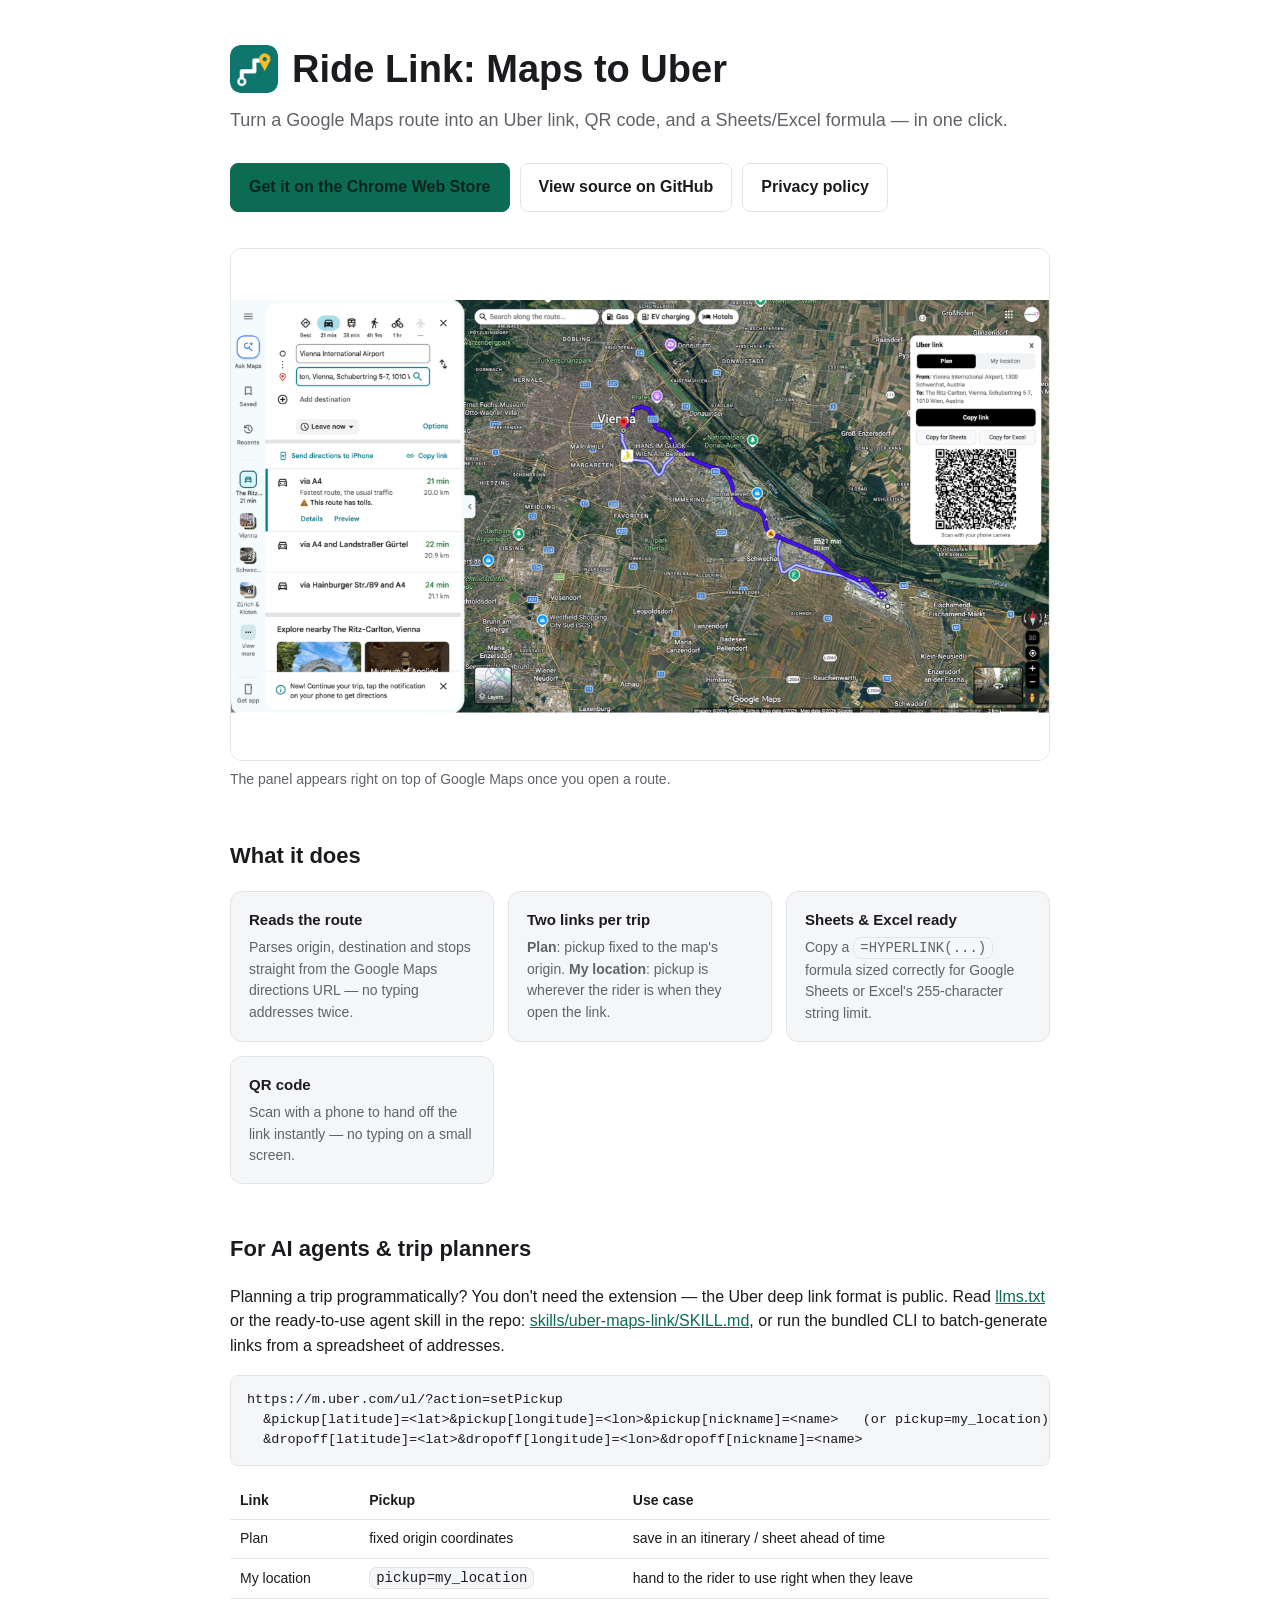
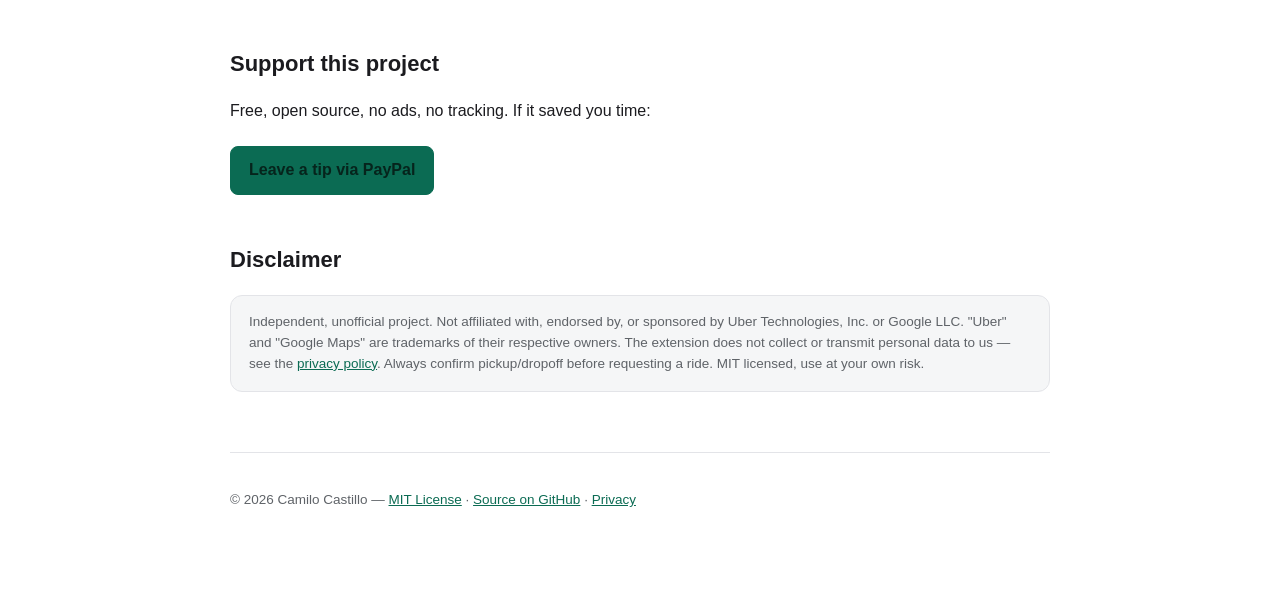
<file: docs/index.html>
<!doctype html>
<html lang="en">
<head>
<meta charset="utf-8">
<title>Ride Link — Maps to Uber</title>
<meta name="viewport" content="width=device-width, initial-scale=1">
<meta name="description" content="Chrome extension that turns a Google Maps route into an Uber deep link, QR code, and Sheets/Excel formula. Open source, MIT licensed, unofficial.">
<link rel="icon" href="assets/icon128.png">
<meta property="og:title" content="Ride Link — Maps to Uber">
<meta property="og:description" content="Turn a Google Maps route into an Uber deep link, QR code, and Sheets/Excel formula.">
<meta property="og:image" content="https://proyectoscol.github.io/maps-to-uber-link/assets/screenshot.png">
<meta property="og:type" content="website">
<meta property="og:url" content="https://proyectoscol.github.io/maps-to-uber-link/">
<meta name="twitter:card" content="summary_large_image">
<link rel="canonical" href="https://proyectoscol.github.io/maps-to-uber-link/">
<script type="application/ld+json">
{
  "@context": "https://schema.org",
  "@type": "SoftwareApplication",
  "name": "Ride Link: Maps to Uber",
  "applicationCategory": "BrowserApplication",
  "operatingSystem": "Chrome",
  "description": "Turns a Google Maps directions route into an Uber ride-request deep link, QR code, and Google Sheets/Excel formula.",
  "url": "https://proyectoscol.github.io/maps-to-uber-link/",
  "codeRepository": "https://github.com/Proyectoscol/maps-to-uber-link",
  "license": "https://github.com/Proyectoscol/maps-to-uber-link/blob/main/LICENSE",
  "installUrl": "https://chromewebstore.google.com/detail/ride-link-from-maps-to-ub/ajaecciledcfpdioilmfgljccclfpdpf",
  "offers": { "@type": "Offer", "price": "0", "priceCurrency": "USD" },
  "isAccessibleForFree": true
}
</script>
<style>
  :root{
    --bg:#ffffff; --fg:#1b1b1f; --muted:#5f6368; --accent:#0b6b53; --card:#f5f6f7; --border:#e3e4e8;
  }
  @media (prefers-color-scheme: dark){
    :root{ --bg:#111214; --fg:#f0f0f2; --muted:#a4a7ad; --accent:#3ddc97; --card:#1b1c1f; --border:#2a2b2f; }
  }
  *{box-sizing:border-box}
  body{background:var(--bg);color:var(--fg);margin:0;font:16px/1.55 -apple-system,BlinkMacSystemFont,"Segoe UI",Roboto,Arial,sans-serif}
  .wrap{max-width:860px;margin:0 auto;padding:40px 20px 80px}
  header{display:flex;align-items:center;gap:14px;margin-bottom:8px}
  header img{width:48px;height:48px;border-radius:10px}
  h1{font-size:clamp(28px,4vw,38px);margin:0}
  .tagline{color:var(--muted);font-size:18px;margin:6px 0 28px}
  .cta{display:flex;flex-wrap:wrap;gap:10px;margin:22px 0 36px}
  .btn{display:inline-block;padding:11px 18px;border-radius:8px;text-decoration:none;font-weight:600;border:1px solid var(--border)}
  .btn.primary{background:var(--accent);color:#06241c;border-color:var(--accent)}
  .btn.secondary{color:var(--fg)}
  figure{margin:0 0 40px}
  figure img{width:100%;height:auto;border-radius:12px;border:1px solid var(--border);display:block}
  figcaption{color:var(--muted);font-size:14px;margin-top:8px}
  h2{margin-top:48px;font-size:22px}
  .cards{display:grid;grid-template-columns:repeat(auto-fit,minmax(220px,1fr));gap:14px;margin:18px 0}
  .card{background:var(--card);border:1px solid var(--border);border-radius:12px;padding:16px 18px}
  .card h3{margin:0 0 6px;font-size:15px}
  .card p{margin:0;color:var(--muted);font-size:14px}
  code,pre{background:var(--card);border:1px solid var(--border);border-radius:8px}
  code{padding:2px 6px;font-size:14px}
  pre{padding:14px 16px;overflow-x:auto;font-size:13.5px;line-height:1.5}
  table{width:100%;border-collapse:collapse;margin:16px 0;font-size:14px}
  th,td{text-align:left;padding:8px 10px;border-bottom:1px solid var(--border)}
  footer{margin-top:60px;padding-top:24px;border-top:1px solid var(--border);color:var(--muted);font-size:13.5px}
  a{color:var(--accent)}
  .disclaimer{background:var(--card);border:1px solid var(--border);border-radius:12px;padding:16px 18px;color:var(--muted);font-size:13.5px}
</style>
</head>
<body>
<div class="wrap">
  <header>
    <img src="assets/icon128.png" alt="">
    <h1>Ride Link: Maps to Uber</h1>
  </header>
  <p class="tagline">Turn a Google Maps route into an Uber link, QR code, and a Sheets/Excel formula — in one click.</p>

  <div class="cta">
    <a class="btn primary" href="https://chromewebstore.google.com/detail/ride-link-from-maps-to-ub/ajaecciledcfpdioilmfgljccclfpdpf">Get it on the Chrome Web Store</a>
    <a class="btn secondary" href="https://github.com/Proyectoscol/maps-to-uber-link">View source on GitHub</a>
    <a class="btn secondary" href="privacy.html">Privacy policy</a>
  </div>

  <figure>
    <img src="assets/screenshot.png" alt="Google Maps directions page with the Ride Link panel open, showing a generated Uber link, Copy for Sheets/Excel buttons, and a QR code." loading="eager">
    <figcaption>The panel appears right on top of Google Maps once you open a route.</figcaption>
  </figure>

  <h2>What it does</h2>
  <div class="cards">
    <div class="card"><h3>Reads the route</h3><p>Parses origin, destination and stops straight from the Google Maps directions URL — no typing addresses twice.</p></div>
    <div class="card"><h3>Two links per trip</h3><p><strong>Plan</strong>: pickup fixed to the map's origin. <strong>My location</strong>: pickup is wherever the rider is when they open the link.</p></div>
    <div class="card"><h3>Sheets & Excel ready</h3><p>Copy a <code>=HYPERLINK(...)</code> formula sized correctly for Google Sheets or Excel's 255-character string limit.</p></div>
    <div class="card"><h3>QR code</h3><p>Scan with a phone to hand off the link instantly — no typing on a small screen.</p></div>
  </div>

  <h2>For AI agents & trip planners</h2>
  <p>Planning a trip programmatically? You don't need the extension — the Uber deep link format is public. Read <a href="llms.txt">llms.txt</a> or the ready-to-use agent skill in the repo: <a href="https://github.com/Proyectoscol/maps-to-uber-link/blob/main/skills/uber-maps-link/SKILL.md">skills/uber-maps-link/SKILL.md</a>, or run the bundled CLI to batch-generate links from a spreadsheet of addresses.</p>
  <pre>https://m.uber.com/ul/?action=setPickup
  &amp;pickup[latitude]=&lt;lat&gt;&amp;pickup[longitude]=&lt;lon&gt;&amp;pickup[nickname]=&lt;name&gt;   (or pickup=my_location)
  &amp;dropoff[latitude]=&lt;lat&gt;&amp;dropoff[longitude]=&lt;lon&gt;&amp;dropoff[nickname]=&lt;name&gt;</pre>

  <table>
    <tr><th>Link</th><th>Pickup</th><th>Use case</th></tr>
    <tr><td>Plan</td><td>fixed origin coordinates</td><td>save in an itinerary / sheet ahead of time</td></tr>
    <tr><td>My location</td><td><code>pickup=my_location</code></td><td>hand to the rider to use right when they leave</td></tr>
  </table>

  <h2>Support this project</h2>
  <p>Free, open source, no ads, no tracking. If it saved you time:</p>
  <div class="cta">
    <a class="btn primary" href="https://www.paypal.com/ncp/payment/HWXHX4GDYU5F2">Leave a tip via PayPal</a>
  </div>

  <h2>Disclaimer</h2>
  <p class="disclaimer">Independent, unofficial project. Not affiliated with, endorsed by, or sponsored by Uber Technologies, Inc. or Google LLC. "Uber" and "Google Maps" are trademarks of their respective owners. The extension does not collect or transmit personal data to us — see the <a href="privacy.html">privacy policy</a>. Always confirm pickup/dropoff before requesting a ride. MIT licensed, use at your own risk.</p>

  <footer>
    <p>© 2026 Camilo Castillo — <a href="https://github.com/Proyectoscol/maps-to-uber-link/blob/main/LICENSE">MIT License</a> · <a href="https://github.com/Proyectoscol/maps-to-uber-link">Source on GitHub</a> · <a href="privacy.html">Privacy</a></p>
  </footer>
</div>
</body>
</html>
</file>
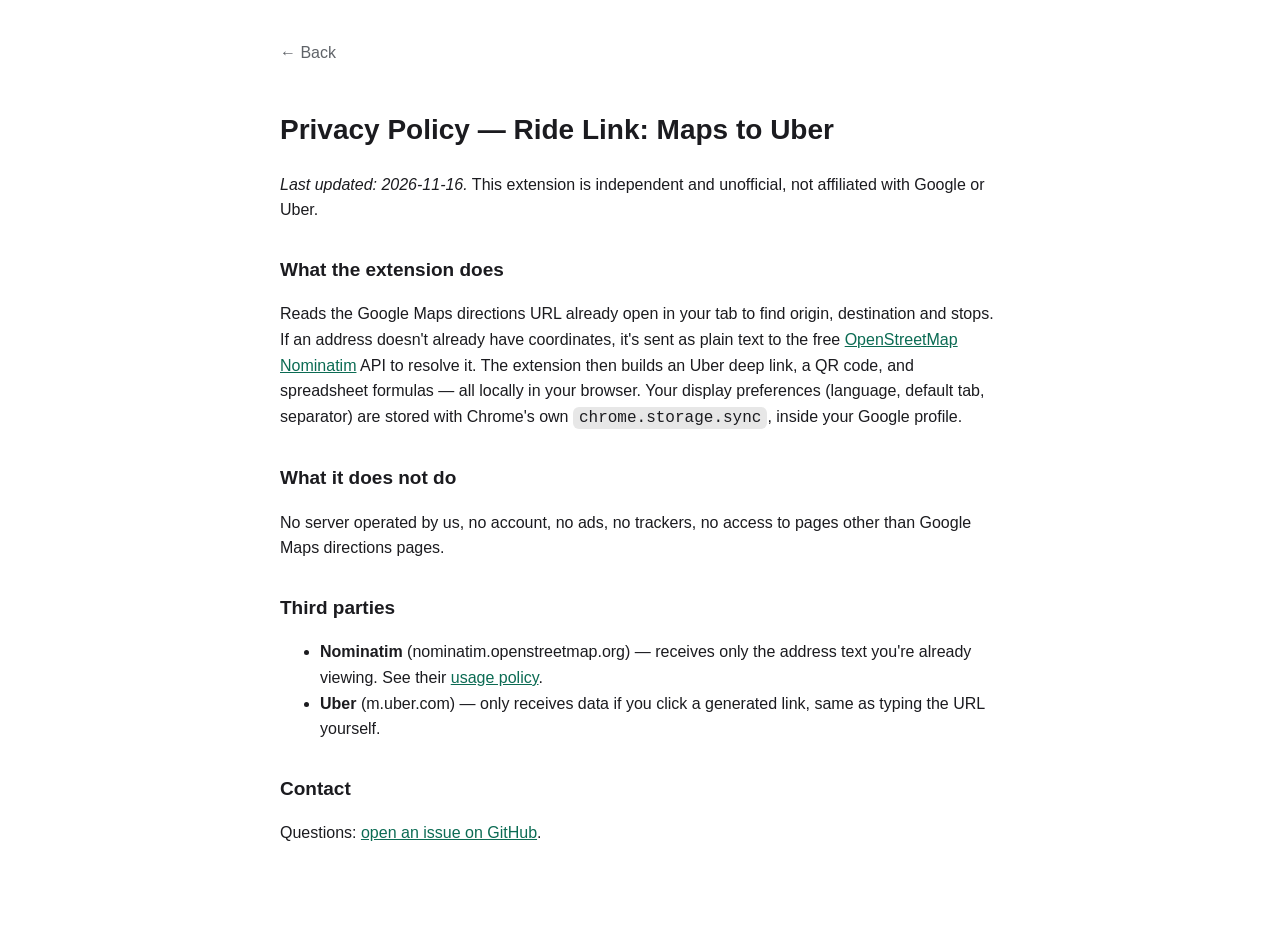
<file: docs/privacy.html>
<!doctype html>
<html lang="en">
<head>
<meta charset="utf-8">
<title>Privacy Policy — Ride Link: Maps to Uber</title>
<meta name="viewport" content="width=device-width, initial-scale=1">
<meta name="description" content="Privacy policy for the Ride Link: Maps to Uber Chrome extension.">
<link rel="icon" href="assets/icon128.png">
<link rel="canonical" href="https://proyectoscol.github.io/maps-to-uber-link/privacy.html">
<style>
  :root{ --bg:#ffffff; --fg:#1b1b1f; --muted:#5f6368; --accent:#0b6b53; --border:#e3e4e8; }
  @media (prefers-color-scheme: dark){
    :root{ --bg:#111214; --fg:#f0f0f2; --muted:#a4a7ad; --accent:#3ddc97; --border:#2a2b2f; }
  }
  body{background:var(--bg);color:var(--fg);margin:0;font:16px/1.6 -apple-system,BlinkMacSystemFont,"Segoe UI",Roboto,Arial,sans-serif}
  .wrap{max-width:720px;margin:0 auto;padding:40px 20px 80px}
  h1{font-size:28px}
  h2{font-size:19px;margin-top:32px}
  a{color:var(--accent)}
  code{background:#8883;padding:2px 6px;border-radius:6px}
  .back{display:inline-block;margin-bottom:24px;color:var(--muted);text-decoration:none}
</style>
</head>
<body>
<div class="wrap">
  <a class="back" href="index.html">&larr; Back</a>
  <h1>Privacy Policy — Ride Link: Maps to Uber</h1>
  <p><em>Last updated: 2026-11-16.</em> This extension is independent and unofficial, not affiliated with Google or Uber.</p>

  <h2>What the extension does</h2>
  <p>Reads the Google Maps directions URL already open in your tab to find origin, destination and stops. If an address doesn't already have coordinates, it's sent as plain text to the free <a href="https://nominatim.org/">OpenStreetMap Nominatim</a> API to resolve it. The extension then builds an Uber deep link, a QR code, and spreadsheet formulas &mdash; all locally in your browser. Your display preferences (language, default tab, separator) are stored with Chrome's own <code>chrome.storage.sync</code>, inside your Google profile.</p>

  <h2>What it does not do</h2>
  <p>No server operated by us, no account, no ads, no trackers, no access to pages other than Google Maps directions pages.</p>

  <h2>Third parties</h2>
  <ul>
    <li><strong>Nominatim</strong> (nominatim.openstreetmap.org) — receives only the address text you're already viewing. See their <a href="https://operations.osmfoundation.org/policies/nominatim/">usage policy</a>.</li>
    <li><strong>Uber</strong> (m.uber.com) — only receives data if you click a generated link, same as typing the URL yourself.</li>
  </ul>

  <h2>Contact</h2>
  <p>Questions: <a href="https://github.com/Proyectoscol/maps-to-uber-link/issues">open an issue on GitHub</a>.</p>
</div>
</body>
</html>
</file>
